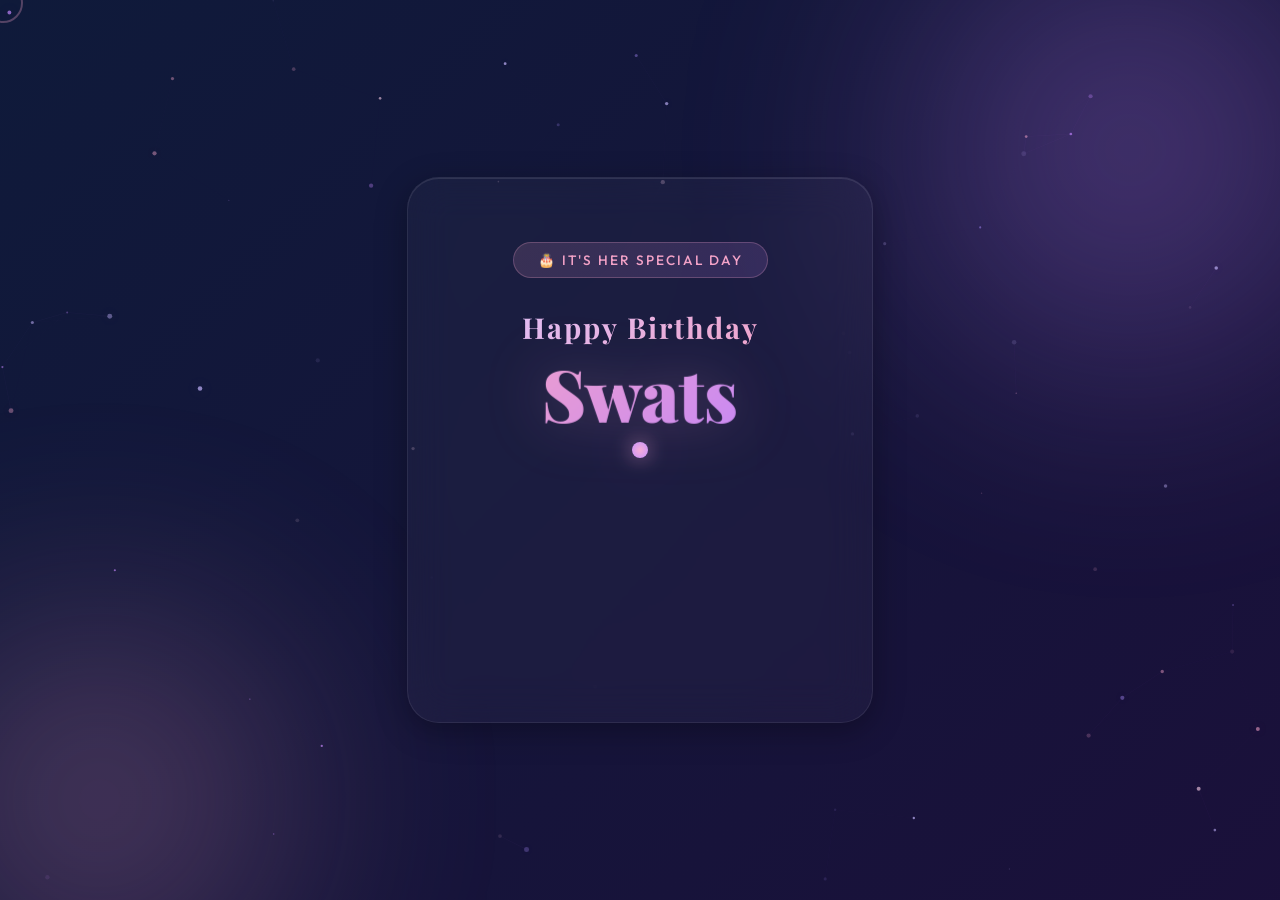
<file: index.html>
<!DOCTYPE html>
<html lang="en">

<head>
    <meta charset="UTF-8">
    <meta name="viewport" content="width=device-width, initial-scale=1.0">
    <title>Happy Birthday Swats ✨</title>
    <link rel="preconnect" href="https://fonts.googleapis.com">
    <link rel="preconnect" href="https://fonts.gstatic.com" crossorigin>
    <link href="https://fonts.googleapis.com/css2?family=Playfair+Display:wght@700;900&family=Outfit:wght@300;400;500;600&display=swap" rel="stylesheet">
    <script src="https://cdnjs.cloudflare.com/ajax/libs/gsap/3.12.2/gsap.min.js"></script>
    <link rel="stylesheet" href="style.css">
</head>

<body>
    <!-- Particle canvas for starfield effect -->
    <canvas id="particle-canvas"></canvas>

    <div class="cursor"></div>
    <div class="cursor-trail"></div>

    <div class="container">
        <div class="badge">🎂 It's her special day</div>
        <h1 class="title">
            <span class="title-line">Happy Birthday</span>
            <span class="title-name">Swats</span>
            <span class="title-emoji">💗</span>
        </h1>
        <div class="greeting"></div>
        <button class="cta-button">
            <span class="btn-text">Step Into Something Special 💕</span>
            <span class="btn-shimmer"></span>
        </button>
    </div>

    <script src="script.js"></script>
</body>

</html>
</file>
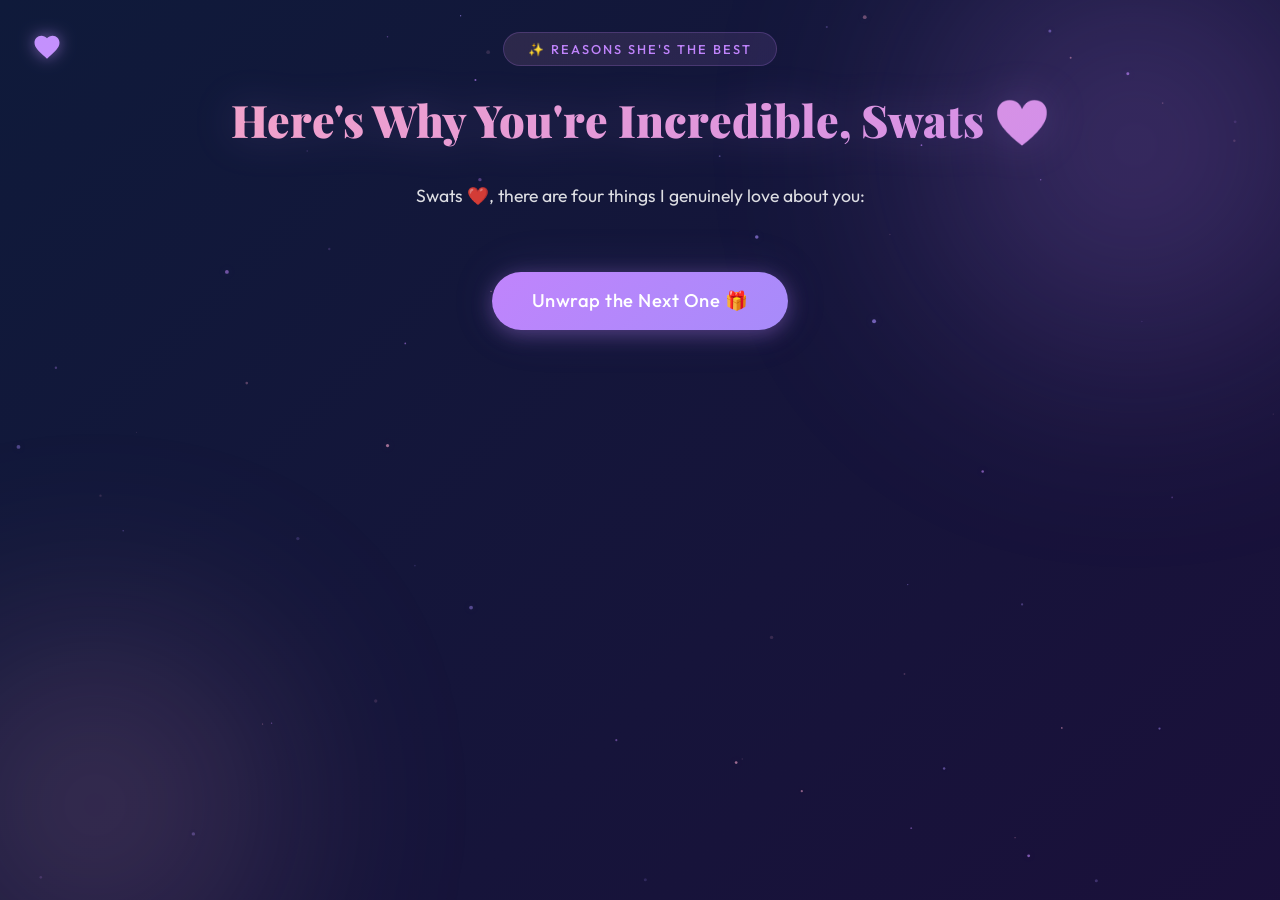
<file: cause.html>
<!DOCTYPE html>
<html lang="en">

<head>
    <meta charset="UTF-8">
    <meta name="viewport" content="width=device-width, initial-scale=1.0">
    <title>Why You're Absolutely Amazing! 💜</title>
    <script src="https://cdnjs.cloudflare.com/ajax/libs/gsap/3.12.2/gsap.min.js"></script>
    <link rel="stylesheet" href="./cause.css">
</head>

<body>
    <canvas id="particle-canvas"></canvas>

    <div class="custom-cursor">
        <svg viewBox="0 0 24 24">
            <path fill="#c084fc"
                d="M12 21.35l-1.45-1.32C5.4 15.36 2 12.28 2 8.5 2 5.42 4.42 3 7.5 3c1.74 0 3.41.81 4.5 2.09C13.09 3.81 14.76 3 16.5 3 19.58 3 22 5.42 22 8.5c0 3.78-3.4 6.86-8.55 11.54L12 21.35z" />
        </svg>
    </div>

    <div class="container">
        <div class="page-badge">✨ reasons she's the best</div>
        <h1>Here's Why You're Incredible, Swats 💜</h1>
        <p class="reasons-intro">Swats ❤️, there are four things I genuinely love about you:</p>
        <div id="reasons-container"></div>
        <p id="reasons-closing" class="reasons-closing" hidden>And honestly, these are just four of the many reasons you
            mean so much to me. ❤️</p>
        <div class="reason-counter" aria-live="polite"></div>
        <button class="shuffle-button">
            <span class="btn-inner">Unwrap the Next One 🎁</span>
            <span class="btn-glow"></span>
        </button>
    </div>
    <script src="cause.js"></script>
</body>

</html>
</file>
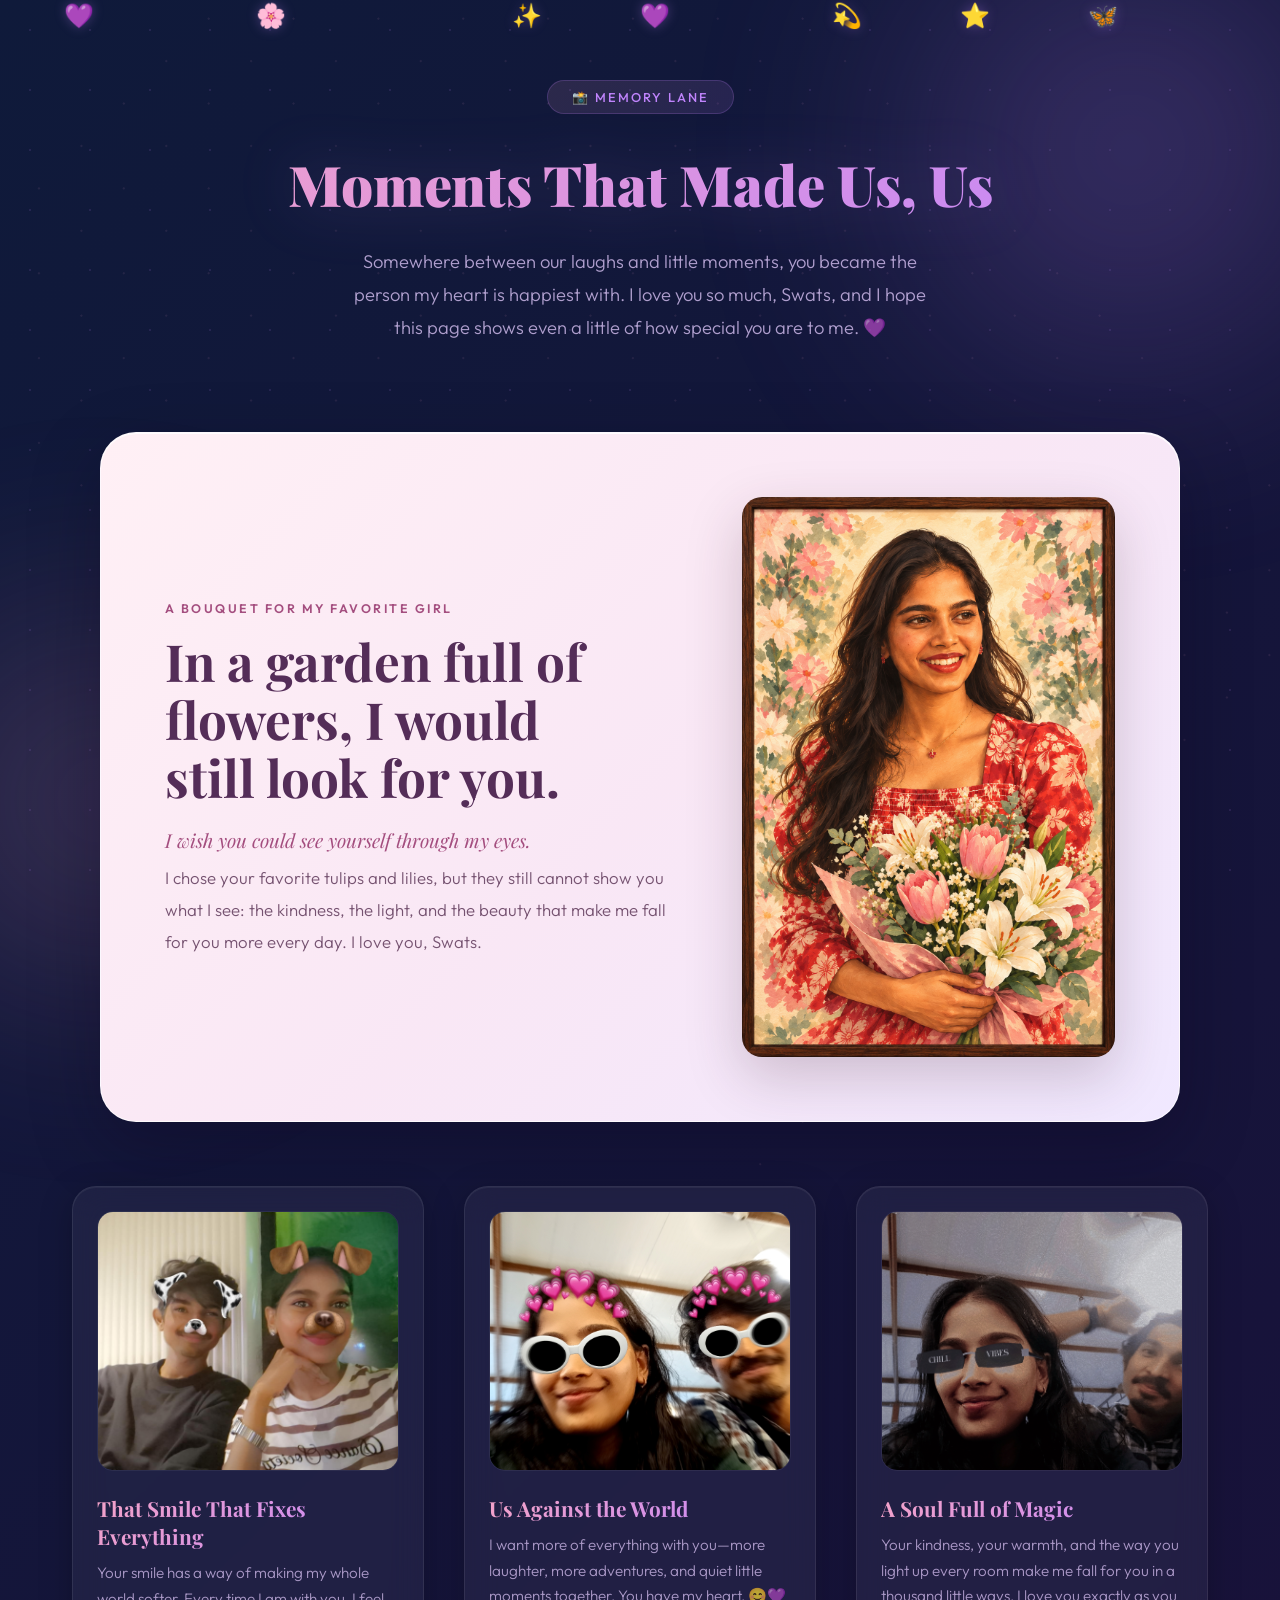
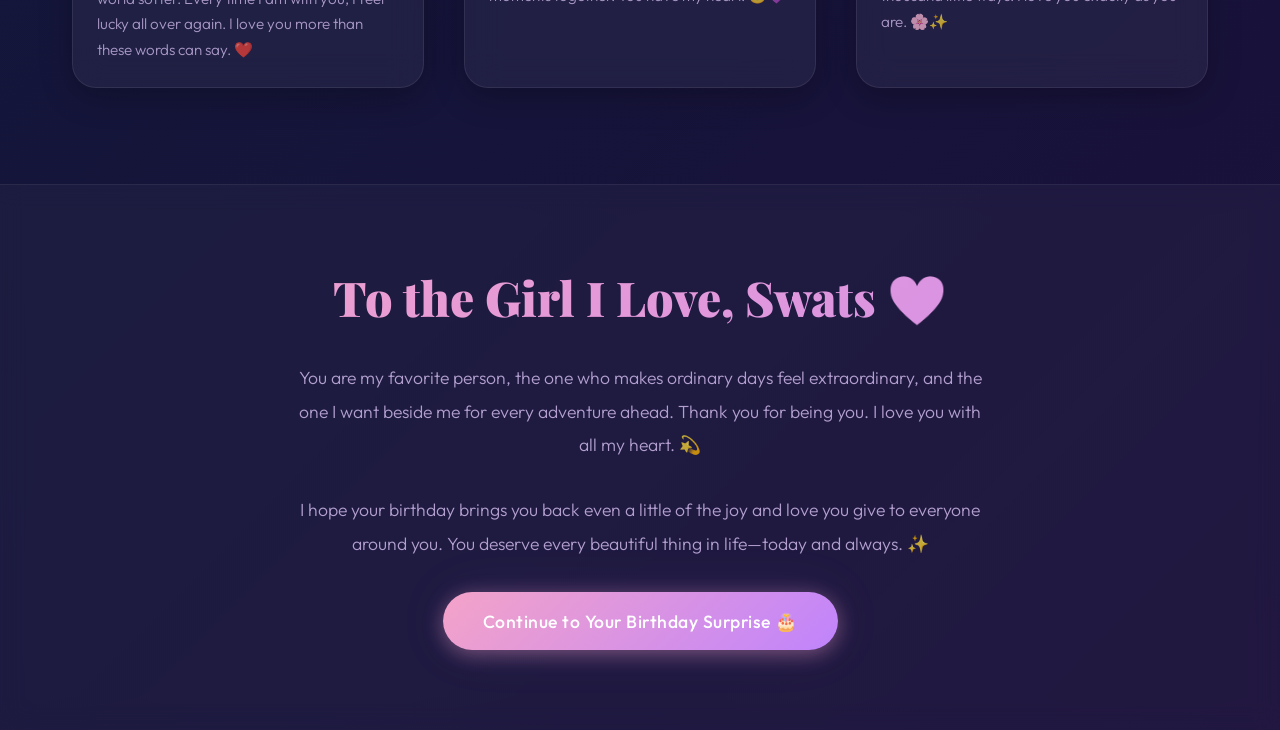
<file: last.html>
<!DOCTYPE html>
<html lang="en">

<head>
    <meta charset="UTF-8">
    <meta name="viewport" content="width=device-width, initial-scale=1.0">
    <title>Our Beautiful Memories ✨</title>
    <link rel="preconnect" href="https://fonts.googleapis.com">
    <link rel="preconnect" href="https://fonts.gstatic.com" crossorigin>
    <link href="https://fonts.googleapis.com/css2?family=Playfair+Display:wght@700;900&family=Outfit:wght@300;400;500;600&display=swap" rel="stylesheet">
    <style>
        * {
            margin: 0;
            padding: 0;
            box-sizing: border-box;
        }

        body {
            min-height: 100vh;
            background: linear-gradient(-45deg, #1a0a2e, #2d1b4e, #1e0d3a, #0f1a3a);
            background-size: 400% 400%;
            animation: gradientFlow 20s ease infinite;
            font-family: 'Outfit', sans-serif;
            overflow-x: hidden;
            color: #e4ccff;
        }

        @keyframes gradientFlow {
            0% { background-position: 0% 50%; }
            50% { background-position: 100% 50%; }
            100% { background-position: 0% 50%; }
        }

        /* === GLOW ORBS === */
        body::before,
        body::after {
            content: '';
            position: fixed;
            border-radius: 50%;
            filter: blur(120px);
            opacity: 0.3;
            pointer-events: none;
            z-index: 0;
        }

        body::before {
            width: 500px;
            height: 500px;
            background: radial-gradient(circle, #c084fc, transparent);
            top: -100px;
            right: -100px;
            animation: orbFloat 12s ease-in-out infinite;
        }

        body::after {
            width: 400px;
            height: 400px;
            background: radial-gradient(circle, #f4a3c8, transparent);
            bottom: -100px;
            left: -100px;
            animation: orbFloat 15s ease-in-out infinite reverse;
        }

        @keyframes orbFloat {
            0%, 100% { transform: translate(0, 0); }
            33% { transform: translate(30px, -30px); }
            66% { transform: translate(-20px, 20px); }
        }

        /* === SPARKLE LAYER === */
        .magic-sparkles {
            position: fixed;
            top: 0;
            left: 0;
            width: 100%;
            height: 100%;
            pointer-events: none;
            z-index: 1;
        }

        .magic-sparkles::before,
        .magic-sparkles::after {
            content: '';
            position: absolute;
            width: 100%;
            height: 100%;
            background-image: radial-gradient(circle, rgba(192, 132, 252, 0.4) 1px, transparent 1px);
            background-size: 60px 60px;
            animation: sparkleLayer 10s linear infinite;
            opacity: 0.3;
        }

        .magic-sparkles::after {
            animation-delay: -5s;
            transform: rotate(45deg);
            background-image: radial-gradient(circle, rgba(244, 163, 200, 0.3) 1px, transparent 1px);
        }

        @keyframes sparkleLayer {
            0% { transform: translateY(0); }
            100% { transform: translateY(-60px); }
        }

        /* === FLOATING HEARTS === */
        .floating-hearts {
            position: fixed;
            width: 100%;
            height: 100%;
            pointer-events: none;
            z-index: 2;
        }

        .heart {
            position: absolute;
            font-size: 1.5rem;
            animation: floatHeart var(--float-duration, 6s) ease-in-out infinite;
            animation-delay: var(--delay, 0s);
            filter: drop-shadow(0 0 6px rgba(192, 132, 252, 0.3));
        }

        @keyframes floatHeart {
            0% { transform: translate(0, 100vh) rotate(0deg); opacity: 0.7; }
            50% { opacity: 1; }
            100% { transform: translate(var(--translate-x, 0), -100vh) rotate(360deg); opacity: 0; }
        }

        /* === WELCOME SECTION === */
        .welcome {
            text-align: center;
            padding: 5rem 2rem 3rem;
            position: relative;
            z-index: 3;
        }

        .welcome-badge {
            display: inline-block;
            background: linear-gradient(135deg, rgba(244, 163, 200, 0.12), rgba(192, 132, 252, 0.12));
            border: 1px solid rgba(192, 132, 252, 0.2);
            border-radius: 100px;
            padding: 0.5rem 1.5rem;
            font-size: 0.8rem;
            font-weight: 500;
            letter-spacing: 2px;
            text-transform: uppercase;
            color: #c084fc;
            margin-bottom: 2rem;
            animation: fadeInScale 1.5s ease both;
        }

        .welcome h1 {
            font-family: 'Playfair Display', serif;
            font-size: 3.5rem;
            font-weight: 900;
            background: linear-gradient(135deg, #f4a3c8, #c084fc, #a78bfa, #f4a3c8);
            background-size: 300% 300%;
            -webkit-background-clip: text;
            -webkit-text-fill-color: transparent;
            background-clip: text;
            animation: shimmerText 4s ease infinite;
            filter: drop-shadow(0 0 30px rgba(192, 132, 252, 0.2));
        }

        @keyframes shimmerText {
            0% { background-position: 0% 50%; }
            50% { background-position: 100% 50%; }
            100% { background-position: 0% 50%; }
        }

        .welcome p {
            font-size: 1.15rem;
            font-weight: 300;
            max-width: 600px;
            margin: 1.5rem auto;
            line-height: 1.8;
            color: rgba(228, 204, 255, 0.75);
            animation: fadeIn 2s ease 0.5s both;
        }

        /* === MEMORY CARDS === */
        .memory-container {
            max-width: 1200px;
            margin: 0 auto;
            padding: 2rem;
            display: grid;
            grid-template-columns: repeat(auto-fit, minmax(320px, 1fr));
            gap: 2.5rem;
            z-index: 3;
            position: relative;
        }

        .memory-card {
            background: rgba(255, 255, 255, 0.05);
            backdrop-filter: blur(16px);
            -webkit-backdrop-filter: blur(16px);
            border: 1px solid rgba(255, 255, 255, 0.08);
            border-radius: 24px;
            padding: 1.5rem;
            box-shadow:
                0 8px 32px rgba(0, 0, 0, 0.25),
                inset 0 1px 0 rgba(255, 255, 255, 0.05);
            transition: all 0.5s cubic-bezier(0.4, 0, 0.2, 1);
            position: relative;
            overflow: hidden;
        }

        .memory-card:hover {
            transform: translateY(-12px) scale(1.02);
            border-color: rgba(192, 132, 252, 0.2);
            box-shadow:
                0 20px 50px rgba(0, 0, 0, 0.3),
                0 0 40px rgba(192, 132, 252, 0.08);
        }

        .memory-card::before {
            content: '';
            position: absolute;
            top: 0;
            left: -100%;
            width: 100%;
            height: 100%;
            background: linear-gradient(90deg, transparent, rgba(192, 132, 252, 0.06), transparent);
            transition: left 0.6s ease;
        }

        .memory-card:hover::before {
            left: 100%;
        }

        .memory-img {
            width: 100%;
            height: 260px;
            object-fit: cover;
            border-radius: 16px;
            margin-bottom: 1.2rem;
            transition: transform 0.5s ease;
            border: 1px solid rgba(255, 255, 255, 0.06);
        }

        .memory-card:hover .memory-img {
            transform: scale(1.05);
        }

        .memory-date {
            font-family: 'Playfair Display', serif;
            font-weight: 700;
            font-size: 1.3rem;
            background: linear-gradient(135deg, #f4a3c8, #c084fc);
            -webkit-background-clip: text;
            -webkit-text-fill-color: transparent;
            background-clip: text;
            margin-bottom: 0.6rem;
        }

        .memory-caption {
            font-size: 0.95rem;
            font-weight: 300;
            line-height: 1.7;
            color: rgba(228, 204, 255, 0.7);
        }

        /* === FLOWERS FOR HER === */
        .floral-dedication {
            max-width: 1080px;
            margin: 1rem auto 2rem;
            padding: clamp(1.5rem, 5vw, 4rem);
            display: grid;
            grid-template-columns: minmax(0, 1.1fr) minmax(260px, 0.8fr);
            align-items: center;
            gap: clamp(2rem, 5vw, 5rem);
            position: relative;
            overflow: hidden;
            border: 1px solid rgba(255, 255, 255, 0.72);
            border-radius: 36px;
            background: linear-gradient(135deg, #fff0f5 0%, #f9e7f5 52%, #f0e8ff 100%);
            box-shadow: 0 24px 70px rgba(9, 4, 25, 0.3), inset 0 1px 0 rgba(255, 255, 255, 0.9);
            z-index: 3;
        }

        .floral-copy { position: relative; z-index: 1; }

        .floral-kicker {
            display: inline-block;
            margin-bottom: 1rem;
            color: #a44e7f;
            font-size: 0.78rem;
            font-weight: 600;
            letter-spacing: 0.2em;
            text-transform: uppercase;
        }

        .floral-copy h2 {
            margin-bottom: 1.2rem;
            color: #542d58;
            font: 700 clamp(2rem, 4vw, 3.3rem)/1.14 'Playfair Display', serif;
            text-wrap: balance;
        }

        .floral-copy p {
            max-width: 560px;
            color: #765371;
            font-size: 1.05rem;
            font-weight: 300;
            line-height: 1.9;
        }

        .floral-copy .floral-preface {
            margin-bottom: 0.45rem;
            color: #a44e7f;
            font: italic 1.2rem/1.5 'Playfair Display', serif;
        }

        .floral-portrait-frame {
            width: min(100%, 400px);
            justify-self: center;
            margin: 0;
            position: relative;
            padding: 0;
            border: 0;
            border-radius: 20px;
            background: transparent;
            box-shadow: 0 20px 55px rgba(70, 38, 55, 0.22);
        }

        .floral-portrait-frame img {
            display: block;
            width: 100%;
            aspect-ratio: 2 / 3;
            object-fit: contain;
            object-position: center;
            border-radius: 20px;
        }

        /* === FINAL MESSAGE === */
        .final-message {
            text-align: center;
            padding: 5rem 2rem;
            background: rgba(255, 255, 255, 0.03);
            backdrop-filter: blur(12px);
            border-top: 1px solid rgba(255, 255, 255, 0.06);
            margin-top: 4rem;
            position: relative;
            z-index: 3;
        }

        .final-message h2 {
            font-family: 'Playfair Display', serif;
            font-size: 3rem;
            font-weight: 900;
            background: linear-gradient(135deg, #f4a3c8, #c084fc, #a78bfa);
            background-size: 300% 300%;
            -webkit-background-clip: text;
            -webkit-text-fill-color: transparent;
            background-clip: text;
            animation: shimmerText 4s ease infinite, heartbeat 2.5s ease-in-out infinite;
            margin-bottom: 2rem;
        }

        @keyframes heartbeat {
            0%, 100% { transform: scale(1); }
            50% { transform: scale(1.05); }
        }

        .final-message p {
            font-size: 1.1rem;
            font-weight: 300;
            max-width: 700px;
            margin: 0 auto 2rem;
            line-height: 1.9;
            color: rgba(228, 204, 255, 0.75);
        }

        .goodbye-btn {
            display: inline-block;
            padding: 1.1rem 2.5rem;
            font-size: 1.1rem;
            font-family: 'Outfit', sans-serif;
            font-weight: 500;
            background: linear-gradient(135deg, #f4a3c8, #c084fc);
            color: white;
            border: none;
            border-radius: 60px;
            cursor: pointer;
            text-decoration: none;
            transition: all 0.4s cubic-bezier(0.4, 0, 0.2, 1);
            box-shadow:
                0 4px 20px rgba(244, 163, 200, 0.4),
                0 0 50px rgba(192, 132, 252, 0.1);
            position: relative;
            overflow: hidden;
            letter-spacing: 0.5px;
        }

        .goodbye-btn::after {
            content: '';
            position: absolute;
            top: 0;
            left: -100%;
            width: 100%;
            height: 100%;
            background: linear-gradient(90deg, transparent, rgba(255, 255, 255, 0.15), transparent);
            animation: btnShimmer 3s infinite;
        }

        @keyframes btnShimmer {
            0% { left: -100%; }
            100% { left: 100%; }
        }

        .goodbye-btn:hover {
            transform: translateY(-4px) scale(1.05);
            box-shadow:
                0 8px 30px rgba(244, 163, 200, 0.5),
                0 0 60px rgba(192, 132, 252, 0.2);
        }

        /* === BIRTHDAY SURPRISE === */
        .birthday-surprise {
            position: fixed;
            inset: 0;
            margin: auto;
            width: min(760px, 92vw);
            max-width: 92vw;
            padding: 0;
            border: 1px solid rgba(255, 231, 244, 0.75);
            border-radius: 32px;
            overflow: hidden;
            color: #55305a;
            background: linear-gradient(145deg, #fff8fb, #f9e8f7 58%, #eee7ff);
            box-shadow: 0 30px 100px rgba(7, 2, 20, 0.5);
        }

        .birthday-surprise::backdrop {
            background: rgba(13, 5, 28, 0.78);
            backdrop-filter: blur(8px);
        }

        .birthday-surprise[open] {
            animation: surpriseOpen 0.45s cubic-bezier(0.2, 0.8, 0.2, 1) both;
        }

        .surprise-inner {
            min-height: 430px;
            padding: clamp(3rem, 7vw, 5rem) 2rem 3rem;
            position: relative;
            display: flex;
            flex-direction: column;
            justify-content: center;
            align-items: center;
            text-align: center;
            overflow: hidden;
            background:
                radial-gradient(ellipse at 50% 100%, rgba(255, 183, 213, 0.35), transparent 52%),
                radial-gradient(ellipse at 0% 0%, rgba(192, 132, 252, 0.16), transparent 45%);
        }

        .surprise-close {
            position: absolute;
            top: 1rem;
            right: 1rem;
            width: 42px;
            height: 42px;
            border: 1px solid rgba(116, 68, 117, 0.2);
            border-radius: 50%;
            color: #69466c;
            background: rgba(255, 255, 255, 0.7);
            font-size: 1.7rem;
            line-height: 1;
            cursor: pointer;
            z-index: 4;
        }

        .surprise-close:hover { background: #fff; }

        .surprise-bubbles {
            position: absolute;
            inset: 0;
            overflow: hidden;
            pointer-events: none;
            z-index: 0;
        }

        .surprise-crackers {
            position: absolute;
            inset: 0;
            overflow: hidden;
            pointer-events: none;
            z-index: 0;
        }

        .cracker-burst {
            position: absolute;
            width: clamp(70px, 13vw, 110px);
            aspect-ratio: 1;
            opacity: 0;
            background: repeating-conic-gradient(var(--burst-color) 0deg 3deg, transparent 3deg 18deg);
            -webkit-mask: radial-gradient(circle, transparent 0 9%, #000 17% 68%, transparent 72%);
            mask: radial-gradient(circle, transparent 0 9%, #000 17% 68%, transparent 72%);
            filter: drop-shadow(0 0 9px var(--burst-color));
            animation: crackerBurst 1.65s ease-out infinite;
            animation-delay: var(--burst-delay);
        }

        .cracker-burst::after {
            content: '';
            position: absolute;
            inset: 42%;
            border-radius: 50%;
            background: #fff;
            box-shadow: 0 0 12px 4px var(--burst-color);
        }

        .cracker-burst.top-left { top: 3%; left: -4%; --burst-color: #ff8db7; --burst-delay: 0s; }
        .cracker-burst.top-right { top: 7%; right: -3%; --burst-color: #a88bff; --burst-delay: 0.42s; }
        .cracker-burst.bottom-left { bottom: -3%; left: 2%; --burst-color: #ffc55e; --burst-delay: 0.82s; }
        .cracker-burst.bottom-right { bottom: 0; right: -2%; --burst-color: #70d6cb; --burst-delay: 1.18s; }

        @keyframes crackerBurst {
            0% { opacity: 0; transform: scale(0.08) rotate(-18deg); }
            18% { opacity: 0.95; }
            72% { opacity: 0.7; }
            100% { opacity: 0; transform: scale(1.5) rotate(34deg); }
        }

        .surprise-bubbles span {
            position: absolute;
            left: var(--bubble-left);
            bottom: -45px;
            width: var(--bubble-size);
            height: var(--bubble-size);
            border: 1px solid rgba(255, 255, 255, 0.82);
            border-radius: 50%;
            background: radial-gradient(circle at 32% 28%, rgba(255,255,255,0.9), rgba(244,163,200,0.12) 55%, rgba(192,132,252,0.1));
            box-shadow: inset -3px -3px 8px rgba(192, 132, 252, 0.12), 0 0 12px rgba(255, 255, 255, 0.25);
            animation: bubbleRise var(--bubble-duration) ease-in infinite;
            animation-delay: var(--bubble-delay);
        }

        .surprise-flowers {
            display: flex;
            align-items: center;
            justify-content: center;
            gap: 0.7rem;
            margin-bottom: 0.35rem;
            font-size: clamp(2.2rem, 6vw, 3.5rem);
            filter: drop-shadow(0 5px 8px rgba(108, 54, 103, 0.14));
            animation: flowerPop 0.65s 0.15s cubic-bezier(0.2, 1.6, 0.4, 1) both;
            z-index: 1;
        }

        .surprise-flowers span {
            display: inline-block;
            transform-origin: 50% 85%;
            animation: flowerSway 2.8s ease-in-out infinite;
        }

        .surprise-flowers span:nth-child(2) { animation-delay: -0.9s; }
        .surprise-flowers span:nth-child(3) { animation-delay: -1.5s; }
        .surprise-flowers .lily { color: #a477ba; font-size: 0.85em; }

        .surprise-petals,
        .surprise-twinkles {
            position: absolute;
            inset: 0;
            overflow: hidden;
            pointer-events: none;
            z-index: 0;
        }

        .surprise-petals span {
            position: absolute;
            left: var(--petal-left);
            bottom: -24px;
            width: var(--petal-size);
            height: calc(var(--petal-size) * 1.45);
            border-radius: 85% 0 85% 0;
            background: linear-gradient(145deg, #fff7fb, #f3a7c9 70%, #d4a7f2);
            box-shadow: 0 0 10px rgba(244, 163, 200, 0.32);
            opacity: 0;
            animation: petalDrift var(--petal-duration) ease-in infinite;
            animation-delay: var(--petal-delay);
        }

        .surprise-twinkles span {
            position: absolute;
            color: #fff9d9;
            font-size: var(--twinkle-size);
            line-height: 1;
            text-shadow: 0 0 12px rgba(255, 223, 138, 0.9), 0 0 24px rgba(255, 255, 255, 0.65);
            animation: twinkle 1.8s ease-in-out infinite;
            animation-delay: var(--twinkle-delay);
        }

        .surprise-twinkles .twinkle-one { top: 34%; left: 16%; }
        .surprise-twinkles .twinkle-two { top: 31%; right: 17%; }
        .surprise-twinkles .twinkle-three { bottom: 24%; left: 23%; }
        .surprise-twinkles .twinkle-four { bottom: 21%; right: 22%; }

        .surprise-cake {
            margin: 0.1rem 0 0.45rem;
            font-size: clamp(5rem, 14vw, 8rem);
            line-height: 1.1;
            filter: drop-shadow(0 12px 16px rgba(117, 61, 100, 0.2));
            transform-origin: 50% 100%;
            animation: cakePop 0.85s 0.2s cubic-bezier(0.16, 1.4, 0.35, 1) both;
            z-index: 1;
        }

        .surprise-title {
            margin: 0 0 0.7rem;
            color: #754477;
            font: 900 clamp(2rem, 6vw, 3.3rem)/1.15 'Playfair Display', serif;
            text-shadow: 0 3px 18px rgba(244, 163, 200, 0.32);
            z-index: 1;
        }

        .surprise-note {
            max-width: 480px;
            margin: 0;
            color: #795f79;
            font-size: 1.05rem;
            line-height: 1.8;
            z-index: 1;
        }

        @keyframes cakePop {
            0% { opacity: 0; transform: translateY(90px) scale(0.25) rotate(-12deg); }
            65% { opacity: 1; transform: translateY(-10px) scale(1.12) rotate(3deg); }
            82% { transform: translateY(4px) scale(0.96) rotate(-1deg); }
            100% { opacity: 1; transform: translateY(0) scale(1) rotate(0); }
        }

        @keyframes flowerPop {
            from { opacity: 0; transform: scale(0.4) translateY(18px); }
            to { opacity: 1; transform: scale(1) translateY(0); }
        }

        @keyframes flowerSway {
            0%, 100% { transform: rotate(-6deg) translateY(0); }
            50% { transform: rotate(6deg) translateY(-4px); }
        }

        @keyframes petalDrift {
            0% { opacity: 0; transform: translate3d(0, 0, 0) rotate(0) scale(0.7); }
            16% { opacity: 0.8; }
            82% { opacity: 0.65; }
            100% { opacity: 0; transform: translate3d(var(--petal-drift), -470px, 0) rotate(300deg) scale(1.1); }
        }

        @keyframes twinkle {
            0%, 100% { opacity: 0.2; transform: scale(0.65) rotate(-15deg); }
            50% { opacity: 1; transform: scale(1.25) rotate(15deg); }
        }

        @keyframes bubbleRise {
            0% { transform: translate3d(0, 0, 0) scale(0.65); opacity: 0; }
            12% { opacity: 0.85; }
            85% { opacity: 0.5; }
            100% { transform: translate3d(30px, -520px, 0) scale(1.2); opacity: 0; }
        }

        @keyframes surpriseOpen {
            from { opacity: 0; transform: translateY(20px) scale(0.96); }
            to { opacity: 1; transform: translateY(0) scale(1); }
        }

        @media (prefers-reduced-motion: reduce) {
            .birthday-surprise[open], .surprise-cake, .surprise-flowers, .surprise-flowers span, .surprise-bubbles span, .cracker-burst, .surprise-petals span, .surprise-twinkles span { animation: none; }
        }

        /* === ANIMATIONS === */
        @keyframes fadeInScale {
            0% { opacity: 0; transform: scale(0.8); }
            100% { opacity: 1; transform: scale(1); }
        }

        @keyframes fadeIn {
            0% { opacity: 0; transform: translateY(20px); }
            100% { opacity: 1; transform: translateY(0); }
        }

        /* === CUSTOM SCROLLBAR === */
        ::-webkit-scrollbar {
            width: 8px;
        }

        ::-webkit-scrollbar-track {
            background: rgba(26, 10, 46, 0.5);
        }

        ::-webkit-scrollbar-thumb {
            background: linear-gradient(180deg, #c084fc, #f4a3c8);
            border-radius: 4px;
        }

        ::-webkit-scrollbar-thumb:hover {
            background: linear-gradient(180deg, #a855f7, #f472b6);
        }

        /* === RESPONSIVE === */
        @media (max-width: 768px) {
            .welcome h1 { font-size: 2.5rem; }
            .memory-container { grid-template-columns: 1fr; padding: 1rem; }
            .floral-dedication { grid-template-columns: 1fr; text-align: center; margin: 0 1rem 2rem; }
            .floral-copy p { margin-inline: auto; }
            .floral-portrait-frame { width: min(82%, 400px); }
            .final-message h2 { font-size: 2.2rem; }
            .final-message { padding: 3rem 1.5rem; }
        }

        @media (max-width: 480px) {
            .welcome { padding: 3rem 1rem 2rem; }
            .welcome h1 { font-size: 2rem; }
            .goodbye-btn { padding: 1rem 2rem; font-size: 1rem; }
        }
    </style>
</head>

<body>
    <div class="magic-sparkles"></div>
    <div class="floating-hearts">
        <div class="heart" style="--float-duration: 7s; --delay: 0s; --translate-x: 25px; left: 5%;">💜</div>
        <div class="heart" style="--float-duration: 9s; --delay: 1.5s; --translate-x: -35px; left: 20%;">🌸</div>
        <div class="heart" style="--float-duration: 8s; --delay: 2.5s; --translate-x: 40px; left: 40%;">✨</div>
        <div class="heart" style="--float-duration: 10s; --delay: 3.5s; --translate-x: -25px; left: 65%;">💫</div>
        <div class="heart" style="--float-duration: 6s; --delay: 4.5s; --translate-x: 30px; left: 85%;">🦋</div>
        <div class="heart" style="--float-duration: 11s; --delay: 0.5s; --translate-x: -20px; left: 50%;">💜</div>
        <div class="heart" style="--float-duration: 8s; --delay: 5s; --translate-x: 15px; left: 75%;">⭐</div>
    </div>

    <section class="welcome">
        <div class="welcome-badge">📸 memory lane</div>
        <h1>Moments That Made Us, Us</h1>
        <p>Somewhere between our laughs and little moments, you became the person my heart is happiest with. I love you so much, Swats, and I hope this page shows even a little of how special you are to me. 💜</p>
    </section>

    <section class="floral-dedication" aria-labelledby="floral-title">
        <div class="floral-copy">
            <span class="floral-kicker">A bouquet for my favorite girl</span>
            <h2 id="floral-title">In a garden full of flowers, I would still look for you.</h2>
            <p class="floral-preface">I wish you could see yourself through my eyes.</p>
            <p>I chose your favorite tulips and lilies, but they still cannot show you what I see: the kindness, the light, and the beauty that make me fall for you more every day. I love you, Swats.</p>
        </div>
        <figure class="floral-portrait-frame">
            <img src="./swats-framed-floral-portrait.png" alt="Framed storybook portrait of Swats holding tulips and lilies">
        </figure>
    </section>

    <div class="memory-container">
        <div class="memory-card">
            <img src="./swathij_18.jpg" alt="Swats" class="memory-img">
            <div class="memory-date">That Smile That Fixes Everything</div>
            <div class="memory-caption">Your smile has a way of making my whole world softer. Every time I am with you, I feel lucky all over again. I love you more than these words can say. ❤️</div>
        </div>
        <div class="memory-card">
            <img src="./swathij_18_1.jpg" alt="Swats" class="memory-img">
            <div class="memory-date">Us Against the World</div>
            <div class="memory-caption">I want more of everything with you—more laughter, more adventures, and quiet little moments together. You have my heart. 😊💜</div>
        </div>
        <div class="memory-card">
            <img src="./swathij_18_3.jpg" alt="Swats" class="memory-img">
            <div class="memory-date">A Soul Full of Magic</div>
            <div class="memory-caption">Your kindness, your warmth, and the way you light up every room make me fall for you in a thousand little ways. I love you exactly as you are. 🌸✨</div>
        </div>
    </div>

    <section class="final-message">
        <h2>To the Girl I Love, Swats 💜</h2>
        <p>You are my favorite person, the one who makes ordinary days feel extraordinary, and the one I want beside me for every adventure ahead. Thank you for being you. I love you with all my heart. 💫</p>
        <p>I hope your birthday brings you back even a little of the joy and love you give to everyone around you. You deserve every beautiful thing in life—today and always. ✨</p>
        <button type="button" id="surprise-open" class="goodbye-btn">Continue to Your Birthday Surprise 🎂</button>
    </section>

    <dialog class="birthday-surprise" id="birthday-surprise" aria-labelledby="surprise-title">
        <div class="surprise-inner">
            <button type="button" class="surprise-close" id="surprise-close" aria-label="Close birthday surprise">×</button>
            <div class="surprise-bubbles" aria-hidden="true">
                <span style="--bubble-left: 8%; --bubble-size: 18px; --bubble-duration: 7s; --bubble-delay: -1s"></span>
                <span style="--bubble-left: 18%; --bubble-size: 30px; --bubble-duration: 8s; --bubble-delay: -4s"></span>
                <span style="--bubble-left: 29%; --bubble-size: 13px; --bubble-duration: 6s; --bubble-delay: -2s"></span>
                <span style="--bubble-left: 42%; --bubble-size: 24px; --bubble-duration: 9s; --bubble-delay: -6s"></span>
                <span style="--bubble-left: 56%; --bubble-size: 16px; --bubble-duration: 7s; --bubble-delay: -3s"></span>
                <span style="--bubble-left: 68%; --bubble-size: 28px; --bubble-duration: 8s; --bubble-delay: -5s"></span>
                <span style="--bubble-left: 81%; --bubble-size: 15px; --bubble-duration: 6.5s; --bubble-delay: -2.5s"></span>
                <span style="--bubble-left: 92%; --bubble-size: 23px; --bubble-duration: 9s; --bubble-delay: -7s"></span>
            </div>
            <div class="surprise-crackers" aria-hidden="true">
                <span class="cracker-burst top-left"></span>
                <span class="cracker-burst top-right"></span>
                <span class="cracker-burst bottom-left"></span>
                <span class="cracker-burst bottom-right"></span>
            </div>
            <div class="surprise-petals" aria-hidden="true">
                <span style="--petal-left: 12%; --petal-size: 11px; --petal-duration: 8s; --petal-delay: -2s; --petal-drift: 55px"></span>
                <span style="--petal-left: 27%; --petal-size: 8px; --petal-duration: 7s; --petal-delay: -5s; --petal-drift: -35px"></span>
                <span style="--petal-left: 44%; --petal-size: 12px; --petal-duration: 9s; --petal-delay: -3s; --petal-drift: 42px"></span>
                <span style="--petal-left: 63%; --petal-size: 9px; --petal-duration: 7.5s; --petal-delay: -6s; --petal-drift: -48px"></span>
                <span style="--petal-left: 83%; --petal-size: 12px; --petal-duration: 8.5s; --petal-delay: -1s; --petal-drift: 32px"></span>
            </div>
            <div class="surprise-twinkles" aria-hidden="true">
                <span class="twinkle-one" style="--twinkle-size: 1.1rem; --twinkle-delay: 0s">✦</span>
                <span class="twinkle-two" style="--twinkle-size: 1.4rem; --twinkle-delay: -0.6s">✧</span>
                <span class="twinkle-three" style="--twinkle-size: 0.9rem; --twinkle-delay: -1s">✦</span>
                <span class="twinkle-four" style="--twinkle-size: 1.2rem; --twinkle-delay: -0.3s">✧</span>
            </div>
            <div class="surprise-flowers" aria-hidden="true">
                <span>🌷</span><span class="lily">✿</span><span>🌷</span>
            </div>
            <div class="surprise-cake" aria-hidden="true">🎂</div>
            <h2 class="surprise-title" id="surprise-title">Happy Birthday, Swats! 🎉</h2>
            <p class="surprise-note">Your favorite flowers, a little birthday cake, and all my love—for you.</p>
        </div>
    </dialog>

    <script>
        const birthdaySurprise = document.getElementById('birthday-surprise');
        document.getElementById('surprise-open').addEventListener('click', () => birthdaySurprise.showModal());
        document.getElementById('surprise-close').addEventListener('click', () => birthdaySurprise.close());
        birthdaySurprise.addEventListener('click', event => {
            if (event.target === birthdaySurprise) birthdaySurprise.close();
        });
    </script>
</body>

</html>
</file>
<file: style.css>
@import url('https://fonts.googleapis.com/css2?family=Playfair+Display:wght@700;900&family=Outfit:wght@300;400;500;600&display=swap');

* {
    margin: 0;
    padding: 0;
    box-sizing: border-box;
    cursor: none;
}

body {
    min-height: 100vh;
    display: flex;
    flex-direction: column;
    align-items: center;
    justify-content: center;
    background: linear-gradient(-45deg, #1a0a2e, #2d1b4e, #1e0d3a, #0f1a3a);
    background-size: 400% 400%;
    animation: gradientBG 20s ease infinite;
    font-family: 'Outfit', sans-serif;
    overflow: hidden;
    position: relative;
    color: #fff;
}

/* === PARTICLE CANVAS === */
#particle-canvas {
    position: fixed;
    top: 0;
    left: 0;
    width: 100%;
    height: 100%;
    z-index: 0;
    pointer-events: none;
}

/* === CUSTOM CURSOR + TRAIL === */
.cursor {
    width: 16px;
    height: 16px;
    background: radial-gradient(circle, #f4a3c8, #c084fc);
    border-radius: 50%;
    position: fixed;
    pointer-events: none;
    z-index: 9999;
    mix-blend-mode: screen;
    transition: transform 0.15s ease;
    box-shadow: 0 0 20px rgba(244, 163, 200, 0.6), 0 0 60px rgba(192, 132, 252, 0.3);
}

.cursor-trail {
    width: 40px;
    height: 40px;
    border: 2px solid rgba(244, 163, 200, 0.3);
    border-radius: 50%;
    position: fixed;
    pointer-events: none;
    z-index: 9998;
    transition: all 0.3s ease;
}

/* === MAIN CONTAINER === */
.container {
    text-align: center;
    z-index: 2;
    position: relative;
    background: rgba(255, 255, 255, 0.03);
    backdrop-filter: blur(20px);
    -webkit-backdrop-filter: blur(20px);
    border: 1px solid rgba(255, 255, 255, 0.08);
    border-radius: 32px;
    padding: 4rem 3.5rem;
    max-width: 640px;
    box-shadow:
        0 8px 32px rgba(0, 0, 0, 0.3),
        inset 0 1px 0 rgba(255, 255, 255, 0.1);
}

/* === BADGE === */
.badge {
    display: inline-block;
    background: linear-gradient(135deg, rgba(244, 163, 200, 0.15), rgba(192, 132, 252, 0.15));
    border: 1px solid rgba(244, 163, 200, 0.25);
    border-radius: 100px;
    padding: 0.5rem 1.5rem;
    font-size: 0.85rem;
    font-weight: 500;
    letter-spacing: 2px;
    text-transform: uppercase;
    color: #f4a3c8;
    margin-bottom: 2rem;
    opacity: 0;
}

/* === TITLE === */
.title {
    font-family: 'Playfair Display', serif;
    font-size: 3rem;
    font-weight: 900;
    line-height: 1.2;
    margin-bottom: 1.5rem;
    opacity: 0;
}

.title-line {
    display: block;
    font-size: 1.8rem;
    font-weight: 700;
    letter-spacing: 2px;
    background: linear-gradient(135deg, #e0c3fc, #f4a3c8);
    -webkit-background-clip: text;
    -webkit-text-fill-color: transparent;
    background-clip: text;
}

.title-name {
    display: block;
    font-size: 4.5rem;
    background: linear-gradient(135deg, #f4a3c8, #c084fc, #a78bfa, #f4a3c8);
    background-size: 300% 300%;
    -webkit-background-clip: text;
    -webkit-text-fill-color: transparent;
    background-clip: text;
    animation: shimmerText 4s ease infinite;
    filter: drop-shadow(0 0 30px rgba(244, 163, 200, 0.3));
    margin: 0.3rem 0;
}

.title-emoji {
    display: inline-block;
    font-size: 2.5rem;
    animation: heartPulse 1.5s ease-in-out infinite;
}

@keyframes shimmerText {
    0% { background-position: 0% 50%; }
    50% { background-position: 100% 50%; }
    100% { background-position: 0% 50%; }
}

@keyframes heartPulse {
    0%, 100% { transform: scale(1); }
    25% { transform: scale(1.2); }
    50% { transform: scale(1); }
    75% { transform: scale(1.15); }
}

/* === GREETING TEXT === */
.greeting {
    font-size: 1.15rem;
    font-weight: 300;
    color: rgba(228, 204, 255, 0.85);
    margin-bottom: 2.5rem;
    min-height: 2em;
    line-height: 1.6;
    letter-spacing: 0.5px;
}

/* === CTA BUTTON === */
.cta-button {
    position: relative;
    padding: 1.1rem 2.8rem;
    font-size: 1.1rem;
    font-family: 'Outfit', sans-serif;
    font-weight: 500;
    background: linear-gradient(135deg, #f4a3c8, #c084fc);
    border: none;
    border-radius: 60px;
    color: white;
    cursor: pointer;
    box-shadow:
        0 4px 20px rgba(244, 163, 200, 0.4),
        0 0 60px rgba(192, 132, 252, 0.15);
    transition: all 0.4s cubic-bezier(0.4, 0, 0.2, 1);
    opacity: 0;
    overflow: hidden;
    letter-spacing: 0.5px;
}

.cta-button:hover {
    transform: translateY(-3px) scale(1.05);
    box-shadow:
        0 8px 30px rgba(244, 163, 200, 0.5),
        0 0 80px rgba(192, 132, 252, 0.25);
}

.cta-button:active {
    transform: translateY(0) scale(0.98);
}

.btn-text {
    position: relative;
    z-index: 1;
}

.btn-shimmer {
    position: absolute;
    top: 0;
    left: -100%;
    width: 100%;
    height: 100%;
    background: linear-gradient(
        90deg,
        transparent,
        rgba(255, 255, 255, 0.2),
        transparent
    );
    animation: btnShimmer 3s infinite;
}

@keyframes btnShimmer {
    0% { left: -100%; }
    100% { left: 100%; }
}

/* === FLOATING ELEMENTS === */
.floating {
    position: absolute;
    pointer-events: none;
    opacity: 0;
    filter: blur(0.5px);
}

/* === BACKGROUND ANIMATION === */
@keyframes gradientBG {
    0% { background-position: 0% 50%; }
    50% { background-position: 100% 50%; }
    100% { background-position: 0% 50%; }
}

/* === GLOW ORBS (background decorative elements) === */
body::before,
body::after {
    content: '';
    position: fixed;
    border-radius: 50%;
    filter: blur(120px);
    opacity: 0.4;
    pointer-events: none;
    z-index: 0;
}

body::before {
    width: 500px;
    height: 500px;
    background: radial-gradient(circle, #c084fc, transparent);
    top: -100px;
    right: -100px;
    animation: orbFloat 12s ease-in-out infinite;
}

body::after {
    width: 400px;
    height: 400px;
    background: radial-gradient(circle, #f4a3c8, transparent);
    bottom: -100px;
    left: -100px;
    animation: orbFloat 15s ease-in-out infinite reverse;
}

@keyframes orbFloat {
    0%, 100% { transform: translate(0, 0); }
    33% { transform: translate(30px, -30px); }
    66% { transform: translate(-20px, 20px); }
}

/* === RESPONSIVE === */
@media (max-width: 768px) {
    .container {
        margin: 1rem;
        padding: 3rem 2rem;
    }

    .title-line {
        font-size: 1.3rem;
    }

    .title-name {
        font-size: 3rem;
    }

    .greeting {
        font-size: 1rem;
    }

    .cta-button {
        font-size: 0.95rem;
        padding: 1rem 2rem;
    }

    .badge {
        font-size: 0.7rem;
    }
}

@media (max-width: 480px) {
    .title-name {
        font-size: 2.5rem;
    }

    .container {
        padding: 2.5rem 1.5rem;
    }
}
</file>
<file: cause.css>
@import url('https://fonts.googleapis.com/css2?family=Playfair+Display:wght@700;900&family=Outfit:wght@300;400;500;600&display=swap');

* {
    margin: 0;
    padding: 0;
    box-sizing: border-box;
    cursor: none;
}

body {
    min-height: 100vh;
    background: linear-gradient(-45deg, #1a0a2e, #2d1b4e, #1e0d3a, #0f1a3a);
    background-size: 400% 400%;
    animation: gradientBG 20s ease infinite;
    font-family: 'Outfit', sans-serif;
    overflow-x: hidden;
    padding: 2rem;
    color: #fff;
}

/* Particle Canvas */
#particle-canvas {
    position: fixed;
    top: 0;
    left: 0;
    width: 100%;
    height: 100%;
    z-index: 0;
    pointer-events: none;
}

/* Glow Orbs */
body::before,
body::after {
    content: '';
    position: fixed;
    border-radius: 50%;
    filter: blur(120px);
    opacity: 0.35;
    pointer-events: none;
    z-index: 0;
}

body::before {
    width: 450px;
    height: 450px;
    background: radial-gradient(circle, #c084fc, transparent);
    top: -80px;
    right: -80px;
    animation: orbFloat 12s ease-in-out infinite;
}

body::after {
    width: 350px;
    height: 350px;
    background: radial-gradient(circle, #f4a3c8, transparent);
    bottom: -80px;
    left: -80px;
    animation: orbFloat 15s ease-in-out infinite reverse;
}

@keyframes orbFloat {
    0%, 100% { transform: translate(0, 0); }
    33% { transform: translate(30px, -30px); }
    66% { transform: translate(-20px, 20px); }
}

/* Custom Cursor */
.custom-cursor {
    width: 30px;
    height: 30px;
    position: fixed;
    pointer-events: none;
    z-index: 9999;
    mix-blend-mode: screen;
    transition: transform 0.1s;
}

.custom-cursor svg {
    width: 100%;
    height: 100%;
    filter: drop-shadow(0 0 8px rgba(192, 132, 252, 0.6));
}

/* Container */
.container {
    max-width: 900px;
    margin: 0 auto;
    text-align: center;
    position: relative;
    z-index: 2;
    isolation: isolate;
}

/* Page Badge */
.page-badge {
    display: inline-block;
    background: linear-gradient(135deg, rgba(244, 163, 200, 0.12), rgba(192, 132, 252, 0.12));
    border: 1px solid rgba(192, 132, 252, 0.2);
    border-radius: 100px;
    padding: 0.5rem 1.5rem;
    font-size: 0.8rem;
    font-weight: 500;
    letter-spacing: 2px;
    text-transform: uppercase;
    color: #c084fc;
    margin-bottom: 1.5rem;
    animation: fadeInDown 1s ease both;
}

@keyframes fadeInDown {
    from { opacity: 0; transform: translateY(-20px); }
    to { opacity: 1; transform: translateY(0); }
}

/* Title */
h1 {
    font-family: 'Playfair Display', serif;
    font-size: 2.8rem;
    font-weight: 900;
    background: linear-gradient(135deg, #f4a3c8, #c084fc, #a78bfa);
    background-size: 300% 300%;
    -webkit-background-clip: text;
    -webkit-text-fill-color: transparent;
    background-clip: text;
    animation: shimmerText 4s ease infinite, floatTitle 3s ease-in-out infinite;
    margin-bottom: 2rem;
    filter: drop-shadow(0 0 20px rgba(192, 132, 252, 0.2));
}

@keyframes shimmerText {
    0% { background-position: 0% 50%; }
    50% { background-position: 100% 50%; }
    100% { background-position: 0% 50%; }
}

@keyframes floatTitle {
    0%, 100% { transform: translateY(0); }
    50% { transform: translateY(-8px); }
}

/* Reason Cards */
#reasons-container {
    position: relative;
    z-index: 1;
    display: flex;
    flex-direction: column;
    align-items: stretch;
    width: 100%;
}

.reason-card {
    background: rgba(255, 255, 255, 0.1);
    backdrop-filter: blur(20px);
    -webkit-backdrop-filter: blur(20px);
    border: 1px solid rgba(192, 132, 252, 0.25);
    border-left: 4px solid #c084fc;
    border-radius: 24px;
    padding: 2rem 2rem 2rem 2.5rem;
    margin: 1.5rem auto;
    max-width: 700px;
    box-shadow:
        0 8px 32px rgba(0, 0, 0, 0.3),
        0 0 20px rgba(192, 132, 252, 0.08),
        inset 0 1px 0 rgba(255, 255, 255, 0.1);
    transition: all 0.4s cubic-bezier(0.4, 0, 0.2, 1);
    cursor: pointer;
    position: relative;
    z-index: 1;
    overflow: hidden;
}

.reason-card::before {
    content: '';
    position: absolute;
    top: 0;
    left: -100%;
    width: 100%;
    height: 100%;
    background: linear-gradient(90deg, transparent, rgba(192, 132, 252, 0.06), transparent);
    transition: left 0.6s ease;
}

.reason-card:hover::before {
    left: 100%;
}

.reason-card:hover {
    transform: translateY(-5px);
    border-color: rgba(192, 132, 252, 0.4);
    background: rgba(255, 255, 255, 0.14);
    box-shadow:
        0 12px 40px rgba(0, 0, 0, 0.3),
        0 0 40px rgba(192, 132, 252, 0.12);
}

.reason-text {
    font-size: 1.2rem;
    font-weight: 400;
    line-height: 1.8;
    color: #ffffff;
    text-shadow: 0 1px 2px rgba(0, 0, 0, 0.2);
    margin-bottom: 0.5rem;
    position: relative;
    z-index: 2;
}

.reason-title {
    color: #f4a3c8;
    font-weight: 600;
}

.reasons-intro {
    max-width: 700px;
    margin: 0 auto 1rem;
    color: rgba(255, 255, 255, 0.86);
    font-size: 1.1rem;
    line-height: 1.7;
}

.reasons-closing {
    max-width: 700px;
    margin: 1rem auto 0;
    color: #f4c5df;
    font-family: 'Playfair Display', serif;
    font-size: 1.2rem;
    line-height: 1.7;
}

.reasons-closing[hidden] {
    display: none;
}

/* Shuffle Button */
.shuffle-button {
    position: relative;
    background: linear-gradient(135deg, #c084fc, #a78bfa);
    border: none;
    border-radius: 60px;
    padding: 1.1rem 2.5rem;
    font-size: 1.15rem;
    font-family: 'Outfit', sans-serif;
    font-weight: 500;
    color: white;
    margin: 2rem 0;
    cursor: pointer;
    transition: all 0.4s cubic-bezier(0.4, 0, 0.2, 1);
    box-shadow:
        0 4px 20px rgba(192, 132, 252, 0.35),
        0 0 50px rgba(167, 139, 250, 0.1);
    overflow: hidden;
    letter-spacing: 0.5px;
}

.btn-inner {
    position: relative;
    z-index: 1;
}

.btn-glow {
    position: absolute;
    top: 0;
    left: -100%;
    width: 100%;
    height: 100%;
    background: linear-gradient(90deg, transparent, rgba(255, 255, 255, 0.15), transparent);
    animation: btnGlow 3s infinite;
}

@keyframes btnGlow {
    0% { left: -100%; }
    100% { left: 100%; }
}

.shuffle-button:hover {
    transform: translateY(-3px) scale(1.05);
    box-shadow:
        0 8px 30px rgba(192, 132, 252, 0.45),
        0 0 60px rgba(167, 139, 250, 0.15);
}

.shuffle-button.story-mode {
    background: linear-gradient(135deg, #f4a3c8, #c084fc);
    box-shadow:
        0 4px 25px rgba(244, 163, 200, 0.4),
        0 0 60px rgba(192, 132, 252, 0.15);
}

.shuffle-button.story-mode:hover {
    transform: translateY(-3px) scale(1.08);
}

/* Floating */
.floating {
    position: fixed;
    pointer-events: none;
    animation: float 3s ease-in-out infinite;
}

/* Reason Counter */
.reason-counter {
    font-size: 0.85rem;
    color: rgba(192, 132, 252, 0.6);
    margin-top: 0.8rem;
    letter-spacing: 1px;
}

/* Keyframes */
@keyframes gradientBG {
    0% { background-position: 0% 50%; }
    50% { background-position: 100% 50%; }
    100% { background-position: 0% 50%; }
}

@keyframes float {
    0%, 100% { transform: translateY(0); }
    50% { transform: translateY(-20px); }
}

/* Responsive */
@media (max-width: 768px) {
    h1 { font-size: 2rem; }
    .reason-card {
        margin: 1rem;
        padding: 1.5rem;
    }
    .reason-text { font-size: 1rem; }
    .shuffle-button {
        font-size: 1rem;
        padding: 1rem 2rem;
    }
}

@media (max-width: 480px) {
    body { padding: 1rem; }
    h1 { font-size: 1.6rem; }
    .page-badge { font-size: 0.7rem; }
}
</file>
